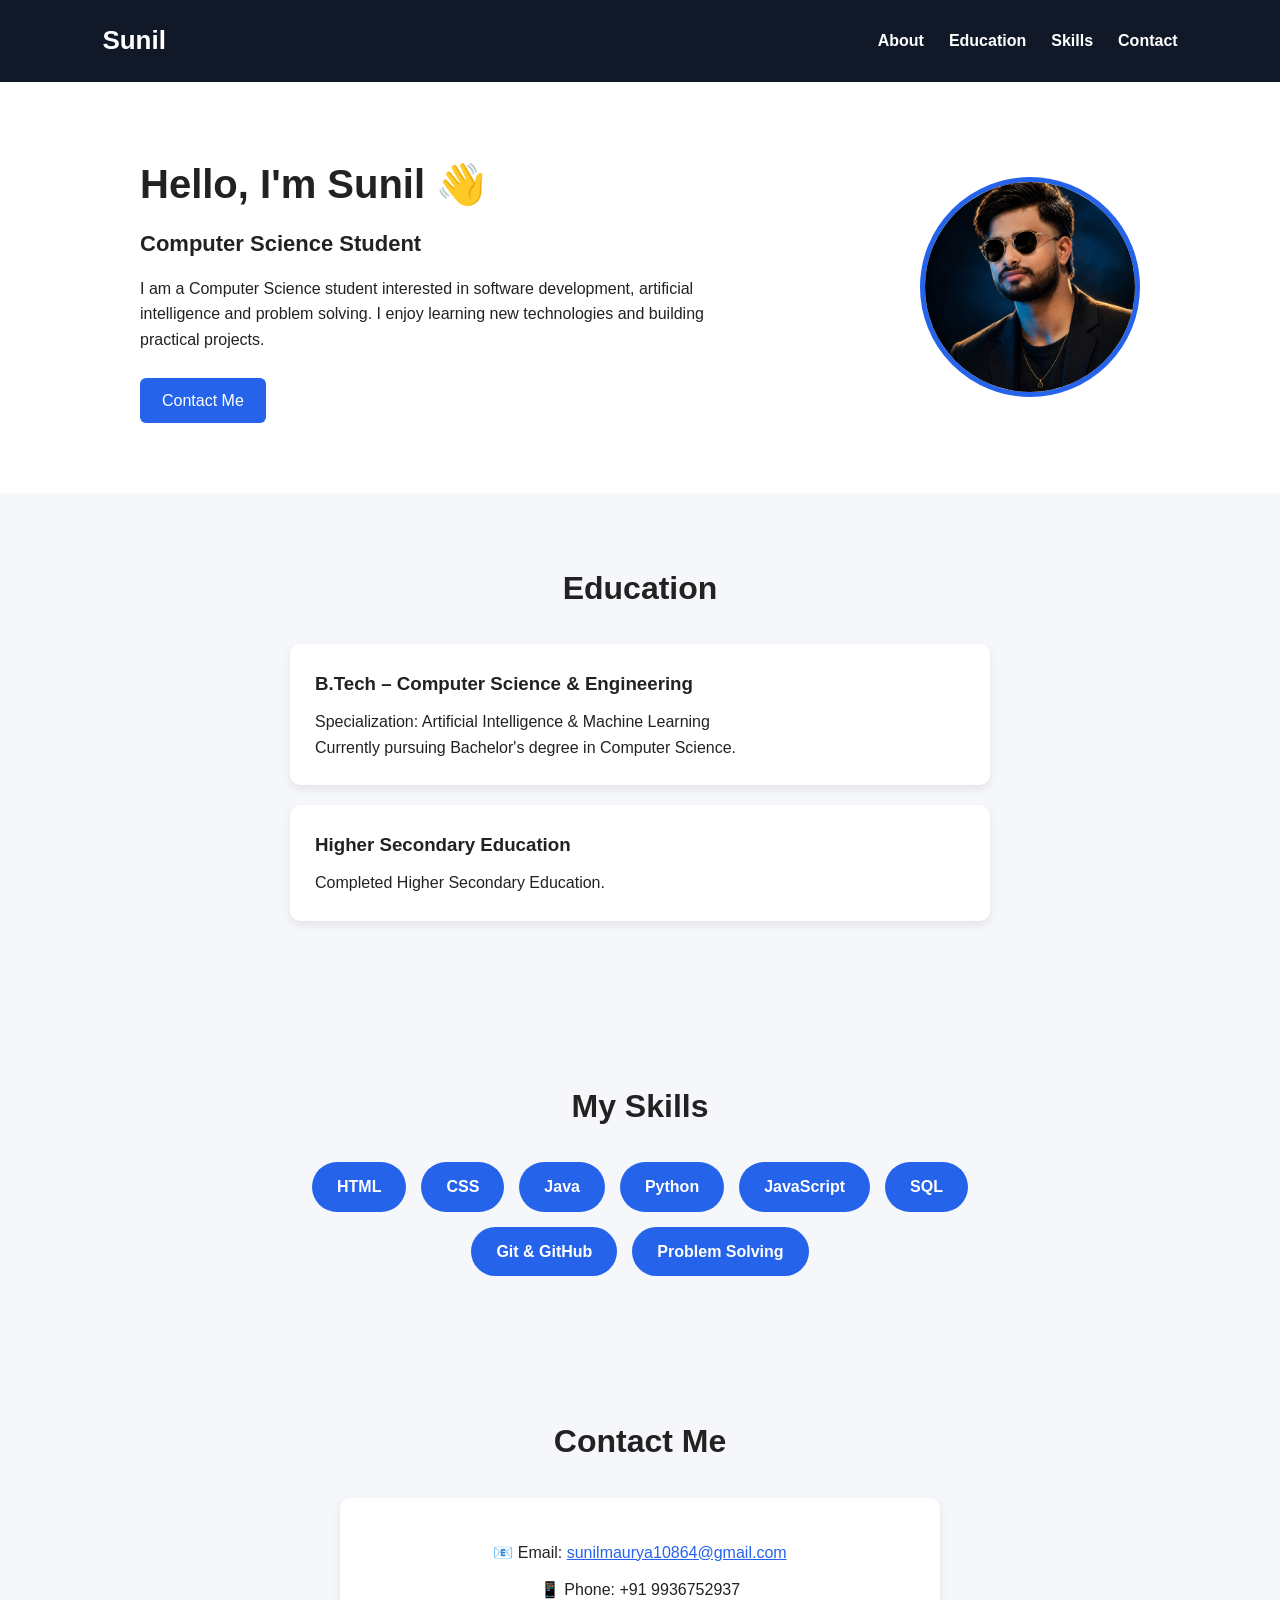
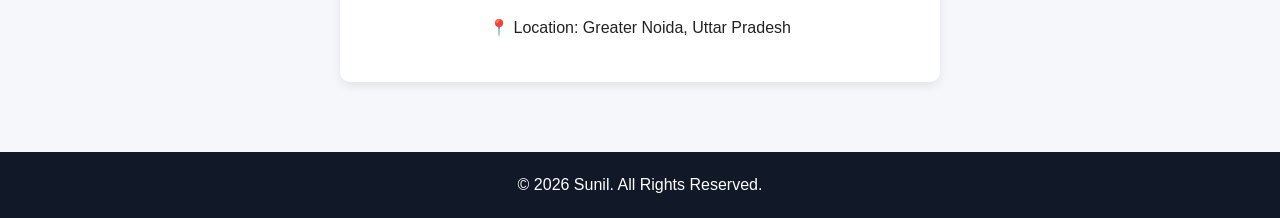
<file: Week1/index.html>
<!DOCTYPE html>
<html lang="en">
<head>
    <meta charset="UTF-8">
    <meta name="viewport" content="width=device-width, initial-scale=1.0">

    <title>Sunil | Portfolio</title>

    <link rel="stylesheet" href="style.css">
</head>

<body>

    
    <header>
        <nav>
            <h1>Sunil</h1>

            <ul>
                <li><a href="#about">About</a></li>
                <li><a href="#education">Education</a></li>
                <li><a href="#skills">Skills</a></li>
                <li><a href="#contact">Contact</a></li>
            </ul>
        </nav>
    </header>


    
    <section id="about" class="about">
        <div class="about-content">

            <div>
                <h2>Hello, I'm Sunil 👋</h2>

                <h3>Computer Science Student</h3>

                <p>
                    I am a Computer Science student interested in
                    software development, artificial intelligence and
                    problem solving. I enjoy learning new technologies
                    and building practical projects.
                </p>

                <a href="#contact" class="btn">Contact Me</a>
            </div>

            <img src="profile.jpeg" alt="Sunil Maurya Profile Photo">

        </div>
    </section>


    
    <section id="education">
        <h2>Education</h2>

        <div class="education-card">
            <h3>B.Tech – Computer Science & Engineering</h3>

            <p>
                Specialization: Artificial Intelligence & Machine Learning
            </p>

            <p>
                Currently pursuing Bachelor's degree in Computer Science.
            </p>
        </div>

        <div class="education-card">
            <h3>Higher Secondary Education</h3>

            <p>
                Completed Higher Secondary Education.
            </p>
        </div>
    </section>


    
    <section id="skills">
        <h2>My Skills</h2>

        <div class="skills-container">

            <div class="skill">HTML</div>
            <div class="skill">CSS</div>
            <div class="skill">Java</div>
            <div class="skill">Python</div>
            <div class="skill">JavaScript</div>
            <div class="skill">SQL</div>
            <div class="skill">Git & GitHub</div>
            <div class="skill">Problem Solving</div>

        </div>
    </section>


    
    <section id="contact">
        <h2>Contact Me</h2>

        <div class="contact-card">

            <p>
                📧 Email:
                <a href="sunilmaurya10864@gmail.com">
                    sunilmaurya10864@gmail.com
                </a>
            </p>

            <p>
                📱 Phone: +91 9936752937
            </p>

            <p>
                📍 Location: Greater Noida, Uttar Pradesh
            </p>

        </div>
    </section>


    
    <footer>
        <p>© 2026 Sunil. All Rights Reserved.</p>
    </footer>

</body>
</html>
</file>
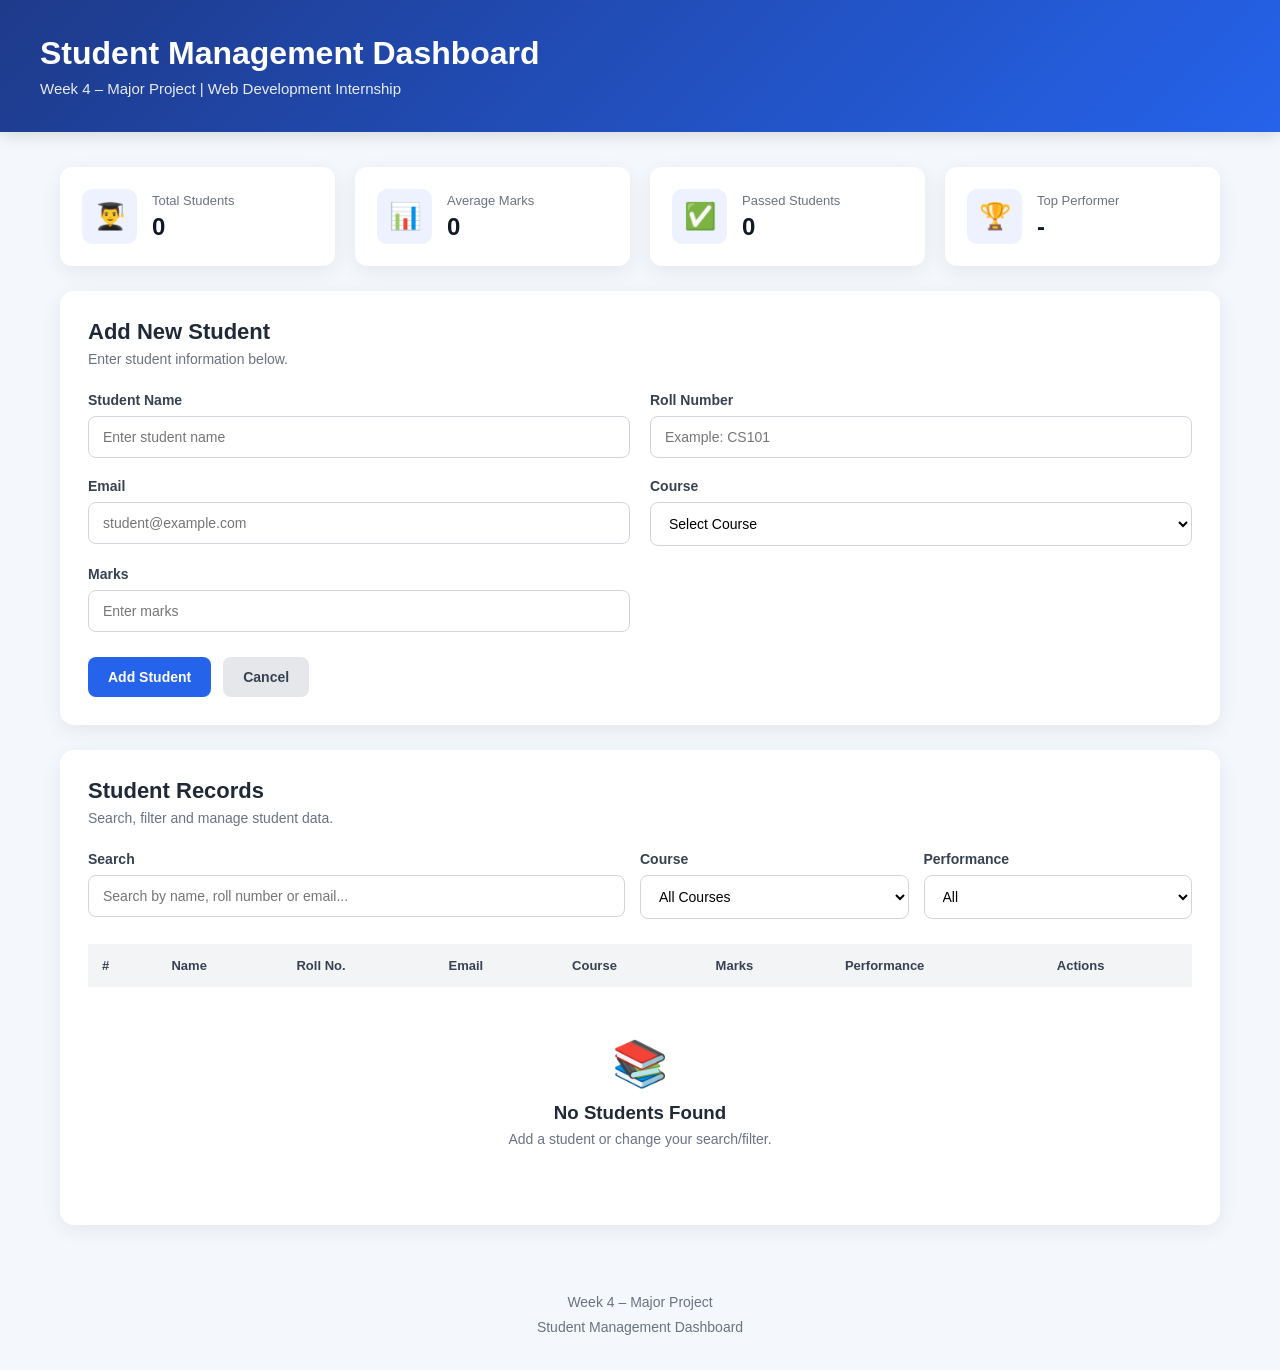
<file: Week4/index.html>
<!DOCTYPE html>
<html lang="en">

<head>
    <meta charset="UTF-8">

    <meta
        name="viewport"
        content="width=device-width, initial-scale=1.0"
    >

    <title>Student Management Dashboard</title>

    <link rel="stylesheet" href="style.css">
</head>

<body>

    

    <header class="header">

        <div class="header-content">

            <div>
                <h1>Student Management Dashboard</h1>

                <p>
                    Week 4 – Major Project | Web Development Internship
                </p>
            </div>

        </div>

    </header>



    <main class="container">

        <section class="stats-grid">

            <div class="stat-card">

                <div class="stat-icon">
                    👨‍🎓
                </div>

                <div>
                    <p>Total Students</p>

                    <h2 id="totalStudents">
                        0
                    </h2>
                </div>

            </div>


            <div class="stat-card">

                <div class="stat-icon">
                    📊
                </div>

                <div>
                    <p>Average Marks</p>

                    <h2 id="averageMarks">
                        0
                    </h2>
                </div>

            </div>


            <div class="stat-card">

                <div class="stat-icon">
                    ✅
                </div>

                <div>
                    <p>Passed Students</p>

                    <h2 id="passedStudents">
                        0
                    </h2>
                </div>

            </div>


            <div class="stat-card">

                <div class="stat-icon">
                    🏆
                </div>

                <div>
                    <p>Top Performer</p>

                    <h2 id="topPerformer">
                        -
                    </h2>
                </div>

            </div>

        </section>


        

        <section class="card">

            <div class="section-header">

                <div>
                    <h2 id="formTitle">
                        Add New Student
                    </h2>

                    <p>
                        Enter student information below.
                    </p>
                </div>

            </div>


            <form id="studentForm">

                <div class="form-grid">


                    <!-- NAME -->

                    <div class="form-group">

                        <label for="studentName">
                            Student Name
                        </label>

                        <input
                            type="text"
                            id="studentName"
                            placeholder="Enter student name"
                            required
                        >

                    </div>


                    <!-- ROLL NUMBER -->

                    <div class="form-group">

                        <label for="rollNo">
                            Roll Number
                        </label>

                        <input
                            type="text"
                            id="rollNo"
                            placeholder="Example: CS101"
                            required
                        >

                    </div>


                    <!-- EMAIL -->

                    <div class="form-group">

                        <label for="email">
                            Email
                        </label>

                        <input
                            type="email"
                            id="email"
                            placeholder="student@example.com"
                            required
                        >

                    </div>


                    <!-- COURSE -->

                    <div class="form-group">

                        <label for="course">
                            Course
                        </label>

                        <select id="course" required>

                            <option value="">
                                Select Course
                            </option>

                            <option value="CSE">
                                CSE
                            </option>

                            <option value="AI & ML">
                                AI & ML
                            </option>

                            <option value="ECE">
                                ECE
                            </option>

                            <option value="IT">
                                IT
                            </option>

                            <option value="EEE">
                                EEE
                            </option>

                        </select>

                    </div>


                    <!-- MARKS -->

                    <div class="form-group">

                        <label for="marks">
                            Marks
                        </label>

                        <input
                            type="number"
                            id="marks"
                            placeholder="Enter marks"
                            min="0"
                            max="100"
                            required
                        >

                    </div>

                </div>


                <!-- FORM BUTTONS -->

                <div class="form-buttons">

                    <button
                        type="submit"
                        class="btn btn-primary"
                        id="submitBtn"
                    >
                        Add Student
                    </button>

                    <button
                        type="button"
                        class="btn btn-secondary"
                        id="cancelBtn"
                    >
                        Cancel
                    </button>

                </div>

            </form>

        </section>



        <section class="card">

            <div class="section-header">

                <div>
                    <h2>
                        Student Records
                    </h2>

                    <p>
                        Search, filter and manage student data.
                    </p>
                </div>

            </div>


            <!-- SEARCH AND FILTER -->

            <div class="filters">

                <div class="search-box">

                    <label for="searchInput">
                        Search
                    </label>

                    <input
                        type="text"
                        id="searchInput"
                        placeholder="Search by name, roll number or email..."
                    >

                </div>


                <div class="filter-box">

                    <label for="courseFilter">
                        Course
                    </label>

                    <select id="courseFilter">

                        <option value="all">
                            All Courses
                        </option>

                        <option value="CSE">
                            CSE
                        </option>

                        <option value="AI & ML">
                            AI & ML
                        </option>

                        <option value="ECE">
                            ECE
                        </option>

                        <option value="IT">
                            IT
                        </option>

                        <option value="EEE">
                            EEE
                        </option>

                    </select>

                </div>


                <div class="filter-box">

                    <label for="performanceFilter">
                        Performance
                    </label>

                    <select id="performanceFilter">

                        <option value="all">
                            All
                        </option>

                        <option value="pass">
                            Passed
                        </option>

                        <option value="fail">
                            Failed
                        </option>

                        <option value="excellent">
                            Excellent
                        </option>

                    </select>

                </div>

            </div>


            <!-- TABLE -->

            <div class="table-container">

                <table>

                    <thead>

                        <tr>

                            <th>
                                #
                            </th>

                            <th>
                                Name
                            </th>

                            <th>
                                Roll No.
                            </th>

                            <th>
                                Email
                            </th>

                            <th>
                                Course
                            </th>

                            <th>
                                Marks
                            </th>

                            <th>
                                Performance
                            </th>

                            <th>
                                Actions
                            </th>

                        </tr>

                    </thead>

                    <tbody id="studentTableBody">
                    </tbody>

                </table>


                <!-- EMPTY STATE -->

                <div
                    id="emptyState"
                    class="empty-state"
                >

                    <div class="empty-icon">
                        📚
                    </div>

                    <h3>
                        No Students Found
                    </h3>

                    <p>
                        Add a student or change your search/filter.
                    </p>

                </div>

            </div>

        </section>

    </main>


    <div
        id="toast"
        class="toast"
    >
        Student added successfully!
    </div>


    <footer class="footer">

        <p>
            Week 4 – Major Project
        </p>

        <p>
            Student Management Dashboard
        </p>

    </footer>


    <script src="script.js"></script>

</body>

</html>
</file>
<file: Week1/style.css>
/* Basic Reset */
* {
    margin: 0;
    padding: 0;
    box-sizing: border-box;
}

/* Body */
body {
    font-family: Arial, sans-serif;
    line-height: 1.6;
    background-color: #f5f7fa;
    color: #222;
}

/* Header */
header {
    background-color: #111827;
    color: white;
    padding: 20px 8%;
}

/* Navigation */
nav {
    display: flex;
    justify-content: space-between;
    align-items: center;
}

nav h1 {
    font-size: 26px;
}

nav ul {
    display: flex;
    list-style: none;
    gap: 25px;
}

nav ul li a {
    color: white;
    text-decoration: none;
    font-weight: bold;
}

nav ul li a:hover {
    text-decoration: underline;
}


/* Common Section */
section {
    padding: 70px 8%;
    text-align: center;
}

section h2 {
    font-size: 32px;
    margin-bottom: 30px;
}


/* About */
.about {
    background-color: white;
}

.about-content {
    max-width: 1000px;
    margin: auto;

    display: flex;
    justify-content: space-between;
    align-items: center;
    gap: 50px;

    text-align: left;
}

.about-content h2 {
    font-size: 40px;
    margin-bottom: 10px;
}

.about-content h3 {
    font-size: 22px;
    margin-bottom: 15px;
}

.about-content p {
    max-width: 600px;
    margin-bottom: 25px;
}

.about-content img {
    width: 220px;
    height: 220px;

    object-fit: cover;

    border-radius: 50%;
    border: 5px solid #2563eb;
}


/* Button */
.btn {
    display: inline-block;

    background-color: #2563eb;
    color: white;

    padding: 10px 22px;

    text-decoration: none;
    border-radius: 6px;
}

.btn:hover {
    background-color: #1d4ed8;
}


/* Education */
.education-card {
    max-width: 700px;
    margin: 20px auto;

    background-color: white;

    padding: 25px;

    border-radius: 10px;

    box-shadow: 0 4px 10px rgba(0, 0, 0, 0.08);

    text-align: left;
}

.education-card h3 {
    margin-bottom: 10px;
}


/* Skills */
.skills-container {
    max-width: 800px;
    margin: auto;

    display: flex;
    flex-wrap: wrap;

    justify-content: center;

    gap: 15px;
}

.skill {
    background-color: #2563eb;
    color: white;

    padding: 12px 25px;

    border-radius: 25px;

    font-weight: bold;
}

.skill:hover {
    transform: scale(1.05);
}


/* Contact */
.contact-card {
    max-width: 600px;
    margin: auto;

    background-color: white;

    padding: 30px;

    border-radius: 10px;

    box-shadow: 0 4px 10px rgba(0, 0, 0, 0.08);
}

.contact-card p {
    margin: 12px;
}

.contact-card a {
    color: #2563eb;
}


/* Footer */
footer {
    background-color: #111827;
    color: white;

    text-align: center;

    padding: 20px;
}


/* Mobile Responsive */
@media (max-width: 768px) {

    nav {
        flex-direction: column;
        gap: 15px;
    }

    nav ul {
        gap: 12px;
        flex-wrap: wrap;
        justify-content: center;
    }

    .about-content {
        flex-direction: column-reverse;
        text-align: center;
    }

    .about-content h2 {
        font-size: 32px;
    }

}
</file>
<file: Week4/style.css>
* {
    margin: 0;
    padding: 0;
    box-sizing: border-box;
}


body {
    font-family: Arial, Helvetica, sans-serif;

    background: #f4f7fb;

    color: #1f2937;

    min-height: 100vh;
}



.header {
    background: linear-gradient(
        135deg,
        #1e3a8a,
        #2563eb
    );

    color: white;

    padding: 35px 20px;

    box-shadow: 0 4px 15px rgba(0, 0, 0, 0.12);
}


.header-content {
    max-width: 1200px;

    margin: auto;
}


.header h1 {
    font-size: 32px;

    margin-bottom: 8px;
}


.header p {
    font-size: 15px;

    opacity: 0.9;
}



.container {
    max-width: 1200px;

    margin: 35px auto;

    padding: 0 20px;
}



.stats-grid {
    display: grid;

    grid-template-columns:
        repeat(4, 1fr);

    gap: 20px;

    margin-bottom: 25px;
}


.stat-card {
    background: white;

    border-radius: 12px;

    padding: 22px;

    display: flex;

    align-items: center;

    gap: 15px;

    box-shadow:
        0 5px 20px rgba(0, 0, 0, 0.07);
}


.stat-icon {
    width: 55px;

    height: 55px;

    border-radius: 10px;

    display: flex;

    justify-content: center;

    align-items: center;

    font-size: 26px;

    background: #eef2ff;
}


.stat-card p {
    font-size: 13px;

    color: #6b7280;

    margin-bottom: 5px;
}


.stat-card h2 {
    font-size: 24px;

    color: #111827;
}




.card {
    background: white;

    border-radius: 14px;

    padding: 28px;

    margin-bottom: 25px;

    box-shadow:
        0 5px 20px rgba(0, 0, 0, 0.07);
}


.section-header {
    margin-bottom: 25px;
}


.section-header h2 {
    font-size: 22px;

    margin-bottom: 6px;
}


.section-header p {
    color: #6b7280;

    font-size: 14px;
}



.form-grid {
    display: grid;

    grid-template-columns:
        repeat(2, 1fr);

    gap: 20px;
}


.form-group {
    display: flex;

    flex-direction: column;
}


.form-group label,
.search-box label,
.filter-box label {
    font-size: 14px;

    font-weight: 600;

    margin-bottom: 8px;

    color: #374151;
}


.form-group input,
.form-group select,
.search-box input,
.filter-box select {
    width: 100%;

    padding: 12px 14px;

    border: 1px solid #d1d5db;

    border-radius: 8px;

    font-size: 14px;

    outline: none;

    background: white;

    transition: 0.2s;
}


.form-group input:focus,
.form-group select:focus,
.search-box input:focus,
.filter-box select:focus {
    border-color: #2563eb;

    box-shadow:
        0 0 0 3px rgba(37, 99, 235, 0.1);
}




.form-buttons {
    display: flex;

    gap: 12px;

    margin-top: 25px;
}


.btn {
    border: none;

    border-radius: 8px;

    padding: 12px 20px;

    font-size: 14px;

    font-weight: 600;

    cursor: pointer;

    transition: 0.2s;
}


.btn-primary {
    background: #2563eb;

    color: white;
}


.btn-primary:hover {
    background: #1d4ed8;
}


.btn-secondary {
    background: #e5e7eb;

    color: #374151;
}


.btn-secondary:hover {
    background: #d1d5db;
}




.filters {
    display: grid;

    grid-template-columns:
        2fr 1fr 1fr;

    gap: 15px;

    margin-bottom: 25px;
}


.search-box,
.filter-box {
    display: flex;

    flex-direction: column;
}




.table-container {
    width: 100%;

    overflow-x: auto;
}


table {
    width: 100%;

    border-collapse: collapse;

    min-width: 950px;
}


thead {
    background: #f3f4f6;
}


th {
    text-align: left;

    padding: 14px;

    font-size: 13px;

    color: #374151;

    white-space: nowrap;
}


td {
    padding: 14px;

    border-top: 1px solid #e5e7eb;

    font-size: 14px;

    vertical-align: middle;
}


tbody tr:hover {
    background: #f9fafb;
}




.badge {
    display: inline-block;

    padding: 5px 9px;

    border-radius: 20px;

    font-size: 12px;

    font-weight: 600;
}


.badge-excellent {
    background: #dcfce7;

    color: #166534;
}


.badge-pass {
    background: #dbeafe;

    color: #1e40af;
}


.badge-fail {
    background: #fee2e2;

    color: #991b1b;
}




.action-buttons {
    display: flex;

    gap: 7px;
}


.action-btn {
    border: none;

    padding: 7px 10px;

    border-radius: 6px;

    cursor: pointer;

    font-size: 12px;

    font-weight: 600;
}


.edit-btn {
    background: #dbeafe;

    color: #1d4ed8;
}


.delete-btn {
    background: #fee2e2;

    color: #dc2626;
}




.empty-state {
    text-align: center;

    padding: 50px 20px;

    display: none;
}


.empty-state.show {
    display: block;
}


.empty-icon {
    font-size: 45px;

    margin-bottom: 12px;
}


.empty-state h3 {
    margin-bottom: 7px;
}


.empty-state p {
    color: #6b7280;

    font-size: 14px;
}




.toast {
    position: fixed;

    right: 25px;

    bottom: 25px;

    background: #111827;

    color: white;

    padding: 14px 20px;

    border-radius: 8px;

    font-size: 14px;

    opacity: 0;

    transform: translateY(20px);

    pointer-events: none;

    transition: 0.3s;

    z-index: 1000;
}


.toast.show {
    opacity: 1;

    transform: translateY(0);
}



.footer {
    text-align: center;

    padding: 30px 20px;

    color: #6b7280;

    font-size: 14px;

    line-height: 1.8;
}




@media (max-width: 900px) {

    .stats-grid {
        grid-template-columns:
            repeat(2, 1fr);
    }

    .filters {
        grid-template-columns:
            1fr 1fr;
    }

    .search-box {
        grid-column: 1 / -1;
    }

}


@media (max-width: 600px) {

    .header h1 {
        font-size: 24px;
    }

    .container {
        margin-top: 20px;

        padding: 0 12px;
    }

    .stats-grid {
        grid-template-columns: 1fr;
    }

    .form-grid {
        grid-template-columns: 1fr;
    }

    .filters {
        grid-template-columns: 1fr;
    }

    .search-box {
        grid-column: auto;
    }

    .card {
        padding: 20px;
    }

    .form-buttons {
        flex-direction: column;
    }

    .btn {
        width: 100%;
    }

}
</file>
